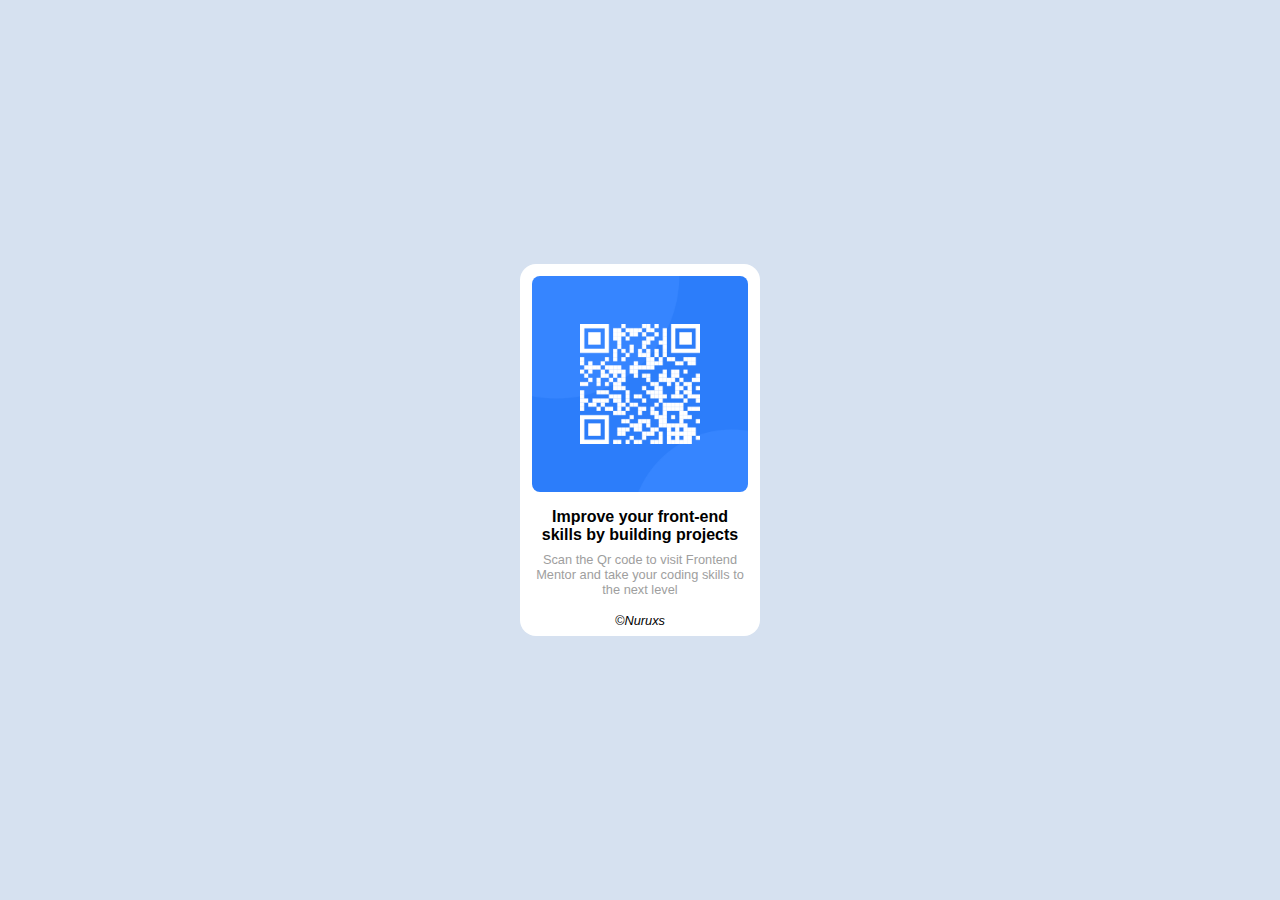
<file: challenge_1/index.html>
<!DOCTYPE html>
 <html lang="en">
 <head>
    <meta charset="UTF-8">
    <meta http-equiv="X-UA-Compatible" content="IE=edge">
    <meta name="viewport" content="width=device-width, initial-scale=1.0">
    <link rel="stylesheet" href="css/estilo.css">
    <title>Challenger 1</title>
 </head>
 <body>
    <main>
        <section class="card">
            <div id="img">
                <img src="img/image-qr-code.png" alt="qrcode">
            </div>
            <div class="content">
                <h3>Improve your front-end <br> skills by building projects</h3>
                <p> 
                    Scan the Qr code to visit Frontend
                    Mentor and take your coding skills to
                    the next level 
                </p>
                <footer>&copy;<a href="https://github.com/Nurux" target="_blank">Nuruxs</a></footer>
            </div>
        </section>
    </main>
 </body>
 </html>
</file>
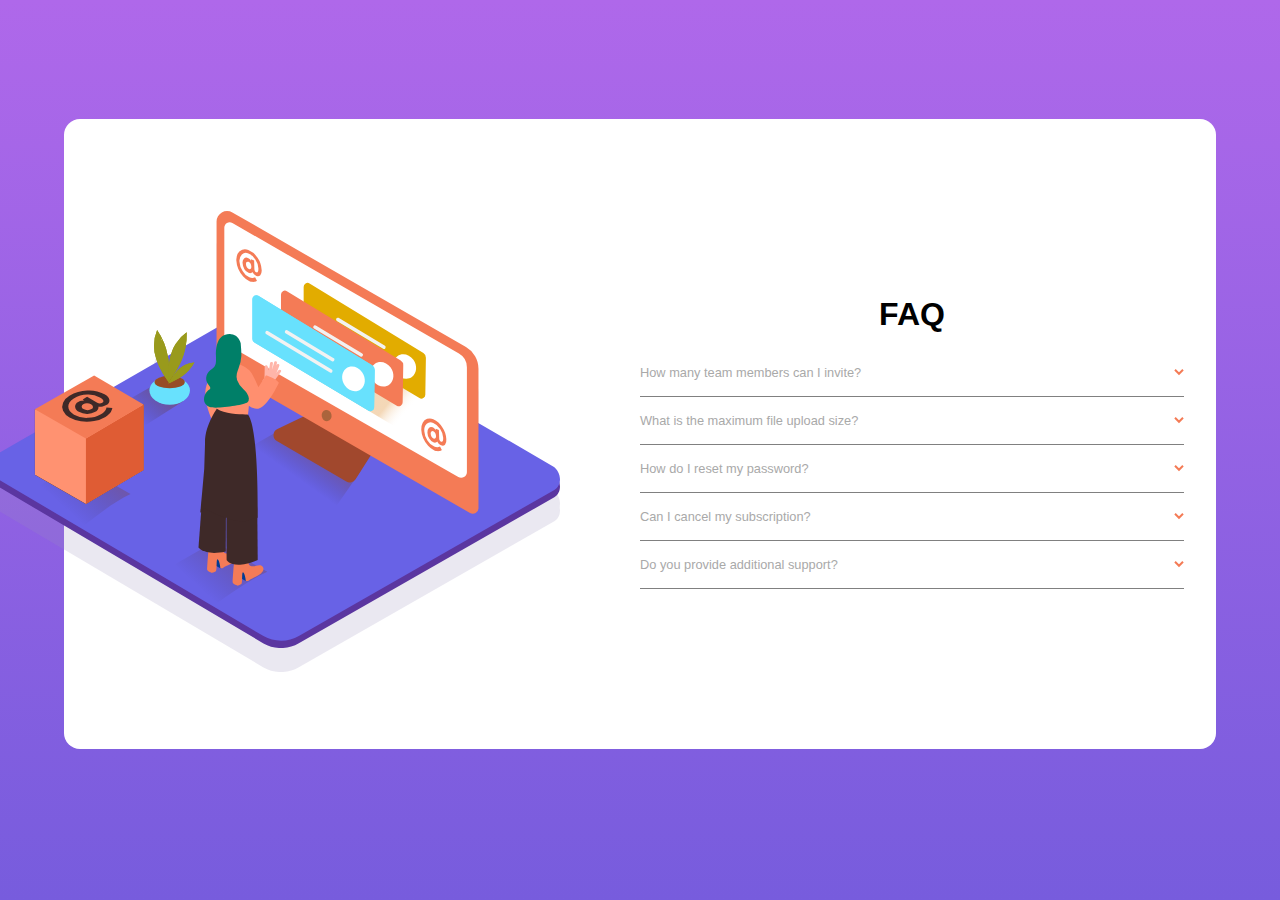
<file: newbie/Faq_accordion_card/index.html>
<!DOCTYPE html>
 <html lang="en">
 <head>
    <meta charset="UTF-8">
    <meta http-equiv="X-UA-Compatible" content="IE=edge">
    <meta name="viewport" content="width=device-width, initial-scale=1.0">
    <link rel="stylesheet" href="assets/css/main.css">
    <title>FAQ Accordion Card</title>
 </head>
 <body>
    <main>
        <section class="logo">
            <img src="assets/images/illustration-woman-online-mobile.svg" alt="logo">
        </section>
        <section class="content">
            <h1>FAQ</h1>

            <button type="button" class="accordion">How many team members can I invite? <img src="assets/images/icon-arrow-down.svg" alt=""></button>
            <div class="panel">
                <p>Lorem ipsum dolor sit amet, consectetur adipisicing elit. Vel suscipit, veniam</p>
            </div>

            <button type="button" class="accordion">What is the maximum file upload size? <img src="assets/images/icon-arrow-down.svg" alt=""></button>
            <div class="panel">
                <p>No more than 2GB. All files in your account must fit your alloted storage space.</p>
            </div>

            <button type="button" class="accordion">How do I reset my password? <img src="assets/images/icon-arrow-down.svg" alt=""></button>
            <div class="panel">
                <p>Lorem ipsum dolor sit amet, consectetur adipisicing elit. Animi, odit nobis?</p>            
            </div>

            <button type="button" class="accordion">Can I cancel my subscription? <img src="assets/images/icon-arrow-down.svg" alt=""></button>
            <div class="panel">
                <p>Lorem ipsum dolor sit amet consectetur adipisicing elit. Officiis et</p> 
            </div>

            <button type="button" class="accordion">Do you provide additional support? <img src="assets/images/icon-arrow-down.svg" alt=""></button>
            <div class="panel">
                <p>Lorem ipsum dolor sit amet consectetur adipisicing elit.</p>
            </div>
        </section>
    </main>
    <script src="assets/js/main.js"></script>
 </body>
 </html>
</file>
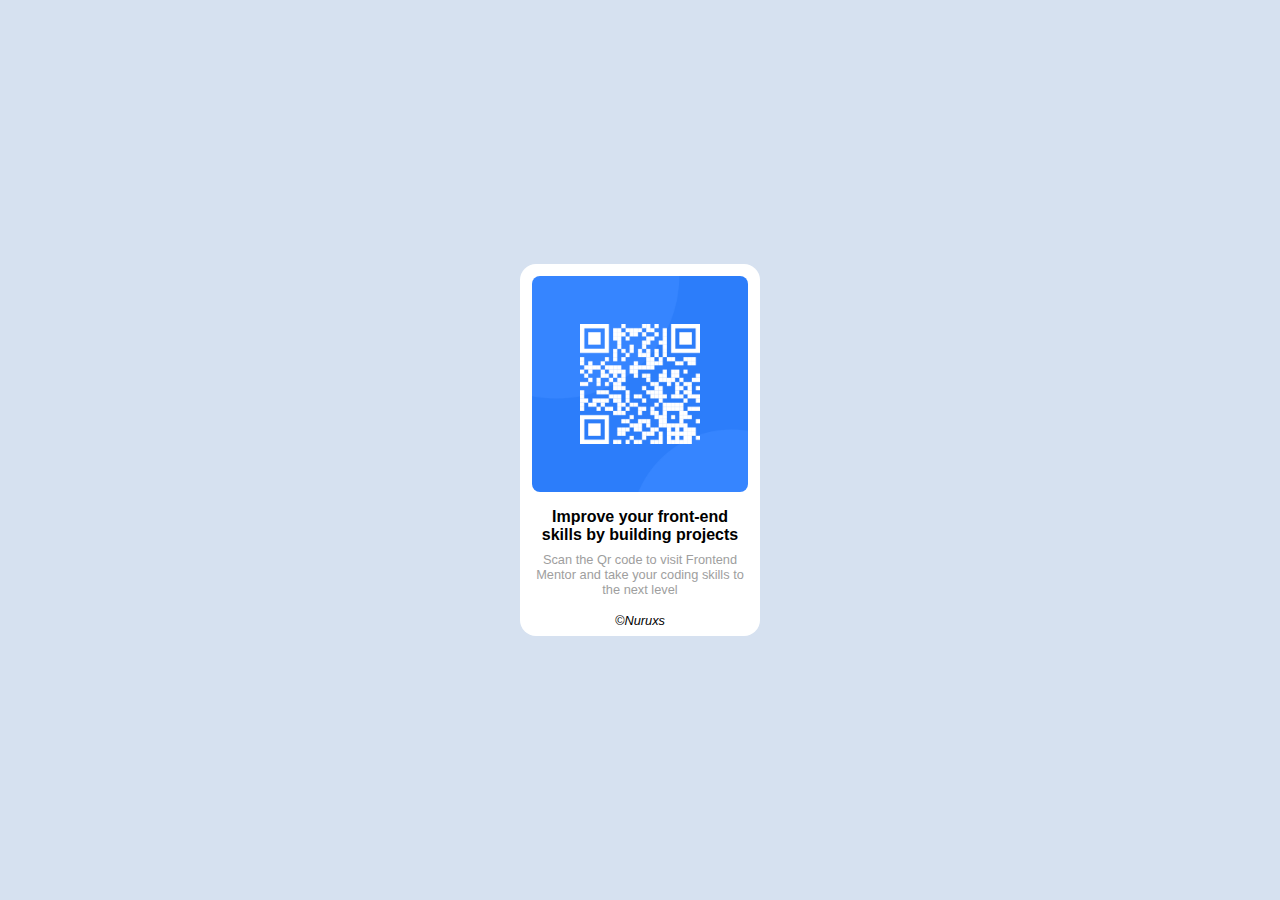
<file: newbie/Qr_code_component/index.html>
<!DOCTYPE html>
 <html lang="en">
 <head>
    <meta charset="UTF-8">
    <meta http-equiv="X-UA-Compatible" content="IE=edge">
    <meta name="viewport" content="width=device-width, initial-scale=1.0">
    <link rel="stylesheet" href="assets/css/estilo.css">
    <title>Challenger 1</title>
 </head>
 <body>
    <main>
        <section class="card">
            <div id="img">
                <img src="assets/img/image-qr-code.png" alt="qrcode">
            </div>
            <div class="content">
                <h3>Improve your front-end <br> skills by building projects</h3>
                <p> 
                    Scan the Qr code to visit Frontend
                    Mentor and take your coding skills to
                    the next level 
                </p>
                <footer>&copy;<a href="https://github.com/Nurux" target="_blank">Nuruxs</a></footer>
            </div>
        </section>
    </main>
 </body>
 </html>
</file>
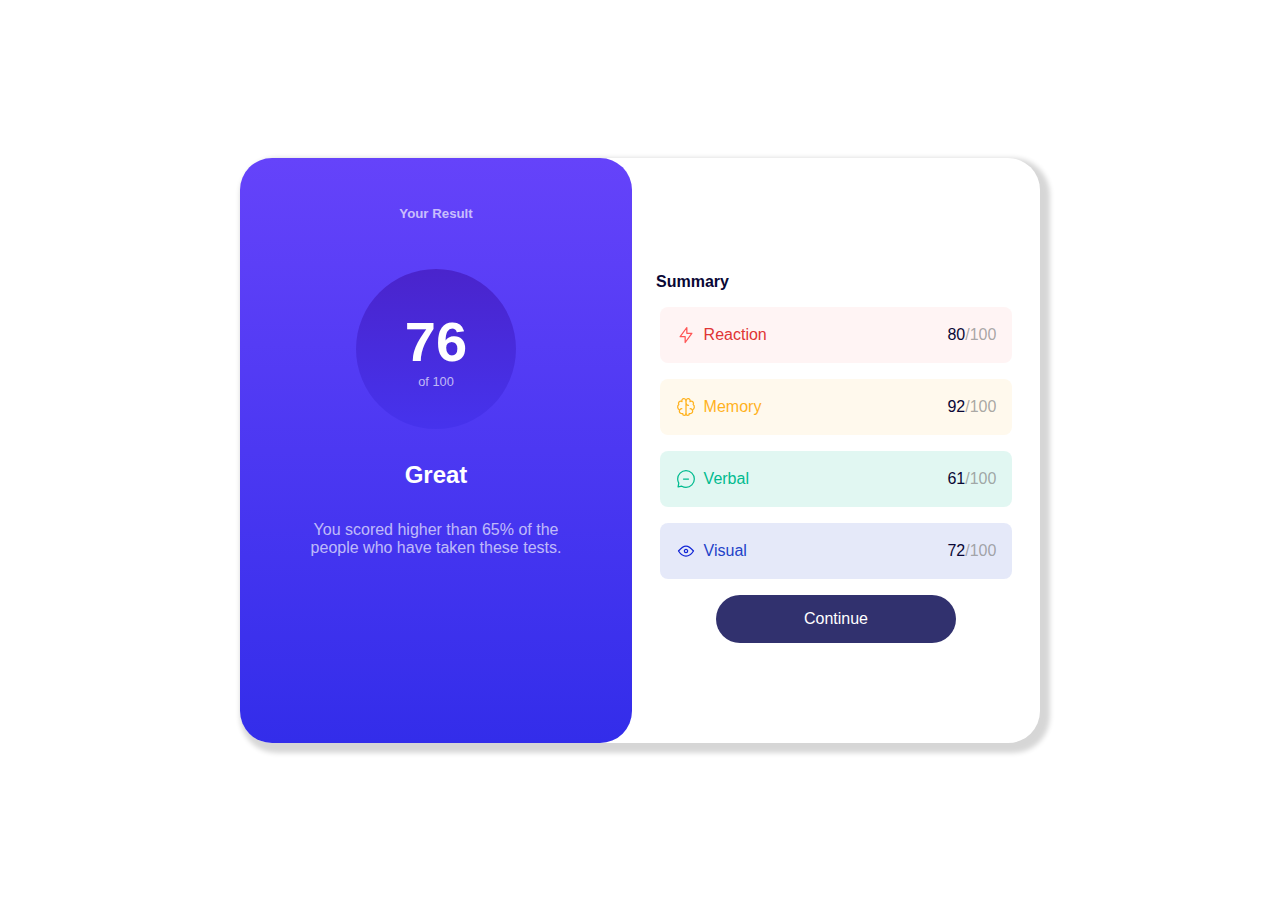
<file: newbie/Results_summary_component/index.html>
<!DOCTYPE html>
<html lang="en">
<head>
    <meta charset="UTF-8">
    <meta http-equiv="X-UA-Compatible" content="IE=edge">
    <meta name="viewport" content="width=device-width, initial-scale=1.0">
    <link rel="stylesheet" href="assets/css/main.css">
    <title>Result Summary Component </title>
</head>
<body>
    <main>
        <section class="principal">
            <h5>Your Result</h5>
            <div class="number">
                <h1>76</h1>
                <p>of 100</p>
            </div>
            <h3>Great</h3>
            <p id="dec">You scored higher than 65% of the <br> people who have taken these tests.</p>
        </section>

        <section class="information">
            <h3>Summary</h3>
            <div class="content">
                <div class="value" id="reaction">
                    <div class="title">
                        <img src="" alt="reaction">
                        <p></p>
                    </div>

                    <div class="calc">
                        <p class="first"></p>
                        <p>/</p>
                        <p>100</p>
                    </div>
                </div>
                <div class="value" id="memory">
                    <div class="title">
                        <img src="" alt="">
                        <p></p>
                    </div>

                    <div class="calc">
                        <p class="first"></p>
                        <p>/</p>
                        <p>100</p>
                    </div>
                </div>
                <div class="value" id="verbal">
                    <div class="title">
                        <img src="" alt="">
                        <p></p>
                    </div>

                    <div class="calc">
                        <p class="first"></p>
                        <p>/</p>
                        <p>100</p>
                    </div>
                </div>
                <div class="value" id="visual">
                    <div class="title">
                        <img src="" alt="">
                        <p></p>
                    </div>

                    <div class="calc">
                        <p class="first"></p>
                        <p>/</p>
                        <p>100</p>
                    </div>
                </div>
                <button type="button">Continue</button>
            </div>
        </section>
    </main>

    <script src="assets/js/main.js"></script>
</body>
</html>
</file>
<file: challenge_1/css/estilo.css>
* {
  padding: 0;
  margin: 0;
}

body {
  background-color: #D6E1F0;
  display: flex;
  justify-content: center;
  align-items: center;
  height: 100vh;
  width: 100vw;
}

section {
  display: flex;
  flex-direction: column;
  width: 15rem;
  border-radius: 1rem;
  background-color: white;
  font-family: "Roboto", sans-serif;
}
section #img {
  margin-top: 0.8rem;
  display: flex;
  justify-content: center;
}
section #img img {
  width: 90%;
  height: auto;
  border-radius: 0.5rem;
}
section .content {
  width: 90%;
  margin: auto;
  display: flex;
  flex-direction: column;
  justify-content: center;
  text-align: center;
}
section .content h3 {
  font-size: 1rem;
  margin-top: 1rem;
  margin-bottom: 0.5rem;
}
section .content p {
  font-size: 0.8rem;
  color: rgb(158, 158, 158);
}
section .content footer {
  font-size: 0.8rem;
  font-style: italic;
  margin-top: 1rem;
  margin-bottom: 0.5rem;
}
section .content footer a {
  text-decoration: none;
  color: black;
}/*# sourceMappingURL=estilo.css.map */
</file>
<file: newbie/Faq_accordion_card/assets/css/main.css>
@charset "UTF-8";
@import url("https://fonts.googleapis.com/css2?family=Hanken+Grotesk:wght@300&display=swap");
* {
  margin: 0;
  padding: 0;
  font-family: "Roboto", sans-serif;
}

body {
  background: linear-gradient(to top, #775CDD, #AF68EA);
  display: flex;
  justify-content: center;
  align-items: last baseline;
  width: 100vw;
  height: 100vh;
}

main {
  max-width: 90vw;
  height: 70vh;
  width: 90vw;
  border-radius: 1rem;
  background-color: white;
  margin-bottom: 2rem;
}

.logo {
  margin: auto;
  display: flex;
  justify-content: center;
  height: 14vh;
  width: 70%;
}
.logo img {
  margin: auto;
  position: relative;
  max-width: 70vw;
  max-height: 30vh;
  left: 1%;
  top: -6rem;
  filter: drop-shadow(0 1.5rem 0 rgba(155, 142, 186, 0.2078431373));
}

.content {
  width: 85%;
  display: flex;
  flex-direction: column;
  margin: auto;
  text-align: center;
}
.content h1 {
  font-size: 2rem;
  padding: 1rem;
}
.content button {
  display: flex;
  justify-content: space-between;
  align-items: center;
  border: none;
  color: darkgray;
  font-size: 0.8rem;
  padding: 1rem 0;
  border-bottom: 1px solid grey;
  background-color: white;
}
.content .panel {
  overflow: hidden;
  display: none;
  padding: 0 1rem;
  font-size: 0.8rem;
  text-align: left;
}

/*Botões*/
.active, button.accordion:hover {
  font-weight: bold;
  font-size: 0.78rem;
  color: black;
}

button.active {
  border: none;
}
button.active img {
  transform: rotate(180deg);
}

.panel.active {
  text-align: justify;
  display: block;
  font-weight: normal;
  color: darkgray;
  padding-bottom: 1rem;
  border-bottom: 1px solid grey;
}

@media screen and (min-width: 370px) {
  .logo img {
    top: -7rem;
  }
}
@media screen and (min-width: 960px) {
  body {
    align-items: center;
  }
  main {
    display: flex;
  }
  .logo {
    width: 50%;
    flex-direction: row-reverse;
  }
  .logo img {
    width: 45vw;
    height: auto;
    max-height: 60vh;
    position: relative;
    left: -5rem;
    top: -10rem;
  }
  .logo #block {
    left: 0rem;
    top: -2.5rem;
    filter: none;
  }
  .content {
    margin-right: 2rem;
  }
}/*# sourceMappingURL=main.css.map */
</file>
<file: newbie/Qr_code_component/assets/css/estilo.css>
* {
  padding: 0;
  margin: 0;
}

body {
  background-color: #D6E1F0;
  display: flex;
  justify-content: center;
  align-items: center;
  height: 100vh;
  width: 100vw;
}

section {
  display: flex;
  flex-direction: column;
  width: 15rem;
  border-radius: 1rem;
  background-color: white;
  font-family: "Roboto", sans-serif;
}
section #img {
  margin-top: 0.8rem;
  display: flex;
  justify-content: center;
}
section #img img {
  width: 90%;
  height: auto;
  border-radius: 0.5rem;
}
section .content {
  width: 90%;
  margin: auto;
  display: flex;
  flex-direction: column;
  justify-content: center;
  text-align: center;
}
section .content h3 {
  font-size: 1rem;
  margin-top: 1rem;
  margin-bottom: 0.5rem;
}
section .content p {
  font-size: 0.8rem;
  color: rgb(158, 158, 158);
}
section .content footer {
  font-size: 0.8rem;
  font-style: italic;
  margin-top: 1rem;
  margin-bottom: 0.5rem;
}
section .content footer a {
  text-decoration: none;
  color: black;
}/*# sourceMappingURL=estilo.css.map */
</file>
<file: newbie/Results_summary_component/assets/css/main.css>
@import url("https://fonts.googleapis.com/css2?family=Hanken+Grotesk:wght@300&display=swap");
* {
  padding: 0;
  margin: 0;
}

body {
  display: flex;
  justify-content: center;
  font-family: "Hanken", sans-serif;
  width: 100vw;
  height: 100vh;
}

.principal {
  background: linear-gradient(to top, #332DEA, #6543FA);
  width: 100vw;
  color: rgba(255, 255, 255, 0.67);
  text-align: center;
  border-radius: 0 0 1.8rem 1.8rem;
}
.principal h5 {
  padding-top: 1rem;
  padding-bottom: 1rem;
}
.principal h3 {
  margin-top: 1rem;
  margin-bottom: 1rem;
  color: white;
}
.principal p#dec {
  font-size: 0.8rem;
  padding-bottom: 2rem;
}
.principal .number {
  margin: auto;
  display: flex;
  flex-direction: column;
  justify-content: center;
  background: linear-gradient(to bottom, #4A24CC, #4633ED);
  border-radius: 10rem;
  width: 8rem;
  height: 8rem;
}
.principal .number h1 {
  color: white;
  font-size: 3.5rem;
}
.principal .number p {
  font-size: 0.8rem;
}

.information {
  display: flex;
  width: 100vw;
  height: auto;
  justify-content: center;
  flex-direction: column;
}
.information h3 {
  font-size: 1rem;
  padding: 1rem;
  color: rgb(9, 7, 53);
}
.information .content {
  display: flex;
  flex-direction: column;
  align-items: center;
  gap: 1rem;
}
.information .value {
  height: 3.5rem;
  width: 90%;
  border-radius: 0.5rem;
  display: flex;
  flex-direction: row;
  justify-content: space-between;
  align-items: center;
  background-color: cadetblue;
}
.information .value .title {
  display: flex;
  align-items: center;
  padding-left: 1rem;
}
.information .value .title p {
  padding-left: 0.5rem;
}
.information .value .calc {
  padding-right: 1rem;
  color: rgba(128, 128, 128, 0.681);
  display: flex;
  flex-direction: row;
}
.information .value .calc .first {
  color: rgb(9, 7, 53);
}
.information button {
  background-color: rgb(49, 49, 110);
  width: 90vw;
  height: 3rem;
  font-size: 1rem;
  border-radius: 2rem;
  margin-bottom: 2rem;
  text-align: center;
  color: white;
  border: none;
}

.content #reaction {
  background-color: rgba(255, 85, 85, 0.062745098);
}
.content #reaction .title {
  color: #e03535;
}
.content #memory {
  background-color: rgba(255, 176, 30, 0.0784313725);
}
.content #memory .title {
  color: #FFB21E;
}
.content #verbal {
  background-color: rgba(0, 187, 143, 0.1176470588);
}
.content #verbal .title {
  color: #00BB8F;
}
.content #visual {
  background-color: rgba(35, 65, 200, 0.1176470588);
}
.content #visual .title {
  color: #2342C8;
}

@media (min-width: 700px) {
  body {
    align-items: center;
  }
  main {
    box-shadow: 5px 5px 5px 5px rgba(0, 0, 0, 0.162);
    background-color: white;
    border-radius: 2rem;
    max-width: 80vw;
    height: 65vh;
    display: flex;
    justify-content: center;
    align-items: center;
  }
  .principal {
    max-width: 50%;
    height: 100%;
    border-radius: 2rem;
  }
  .principal h5 {
    padding-top: 1.5rem;
  }
  .principal .number {
    width: 10rem;
    height: 10rem;
  }
  .principal h3 {
    padding: 1rem;
    padding-bottom: 1rem;
    font-size: 1.5rem;
  }
  .principal p#dec {
    font-size: 1rem;
    text-align: center;
  }
  .information {
    height: 100%;
    max-width: 50%;
    margin: 0.5rem;
  }
  .information button {
    max-width: 15rem;
    margin-bottom: 0;
  }
}
@media (min-width: 1024px) {
  main {
    max-width: 50rem;
  }
  .principal h5 {
    padding: 3rem;
  }
}/*# sourceMappingURL=main.css.map */
</file>
